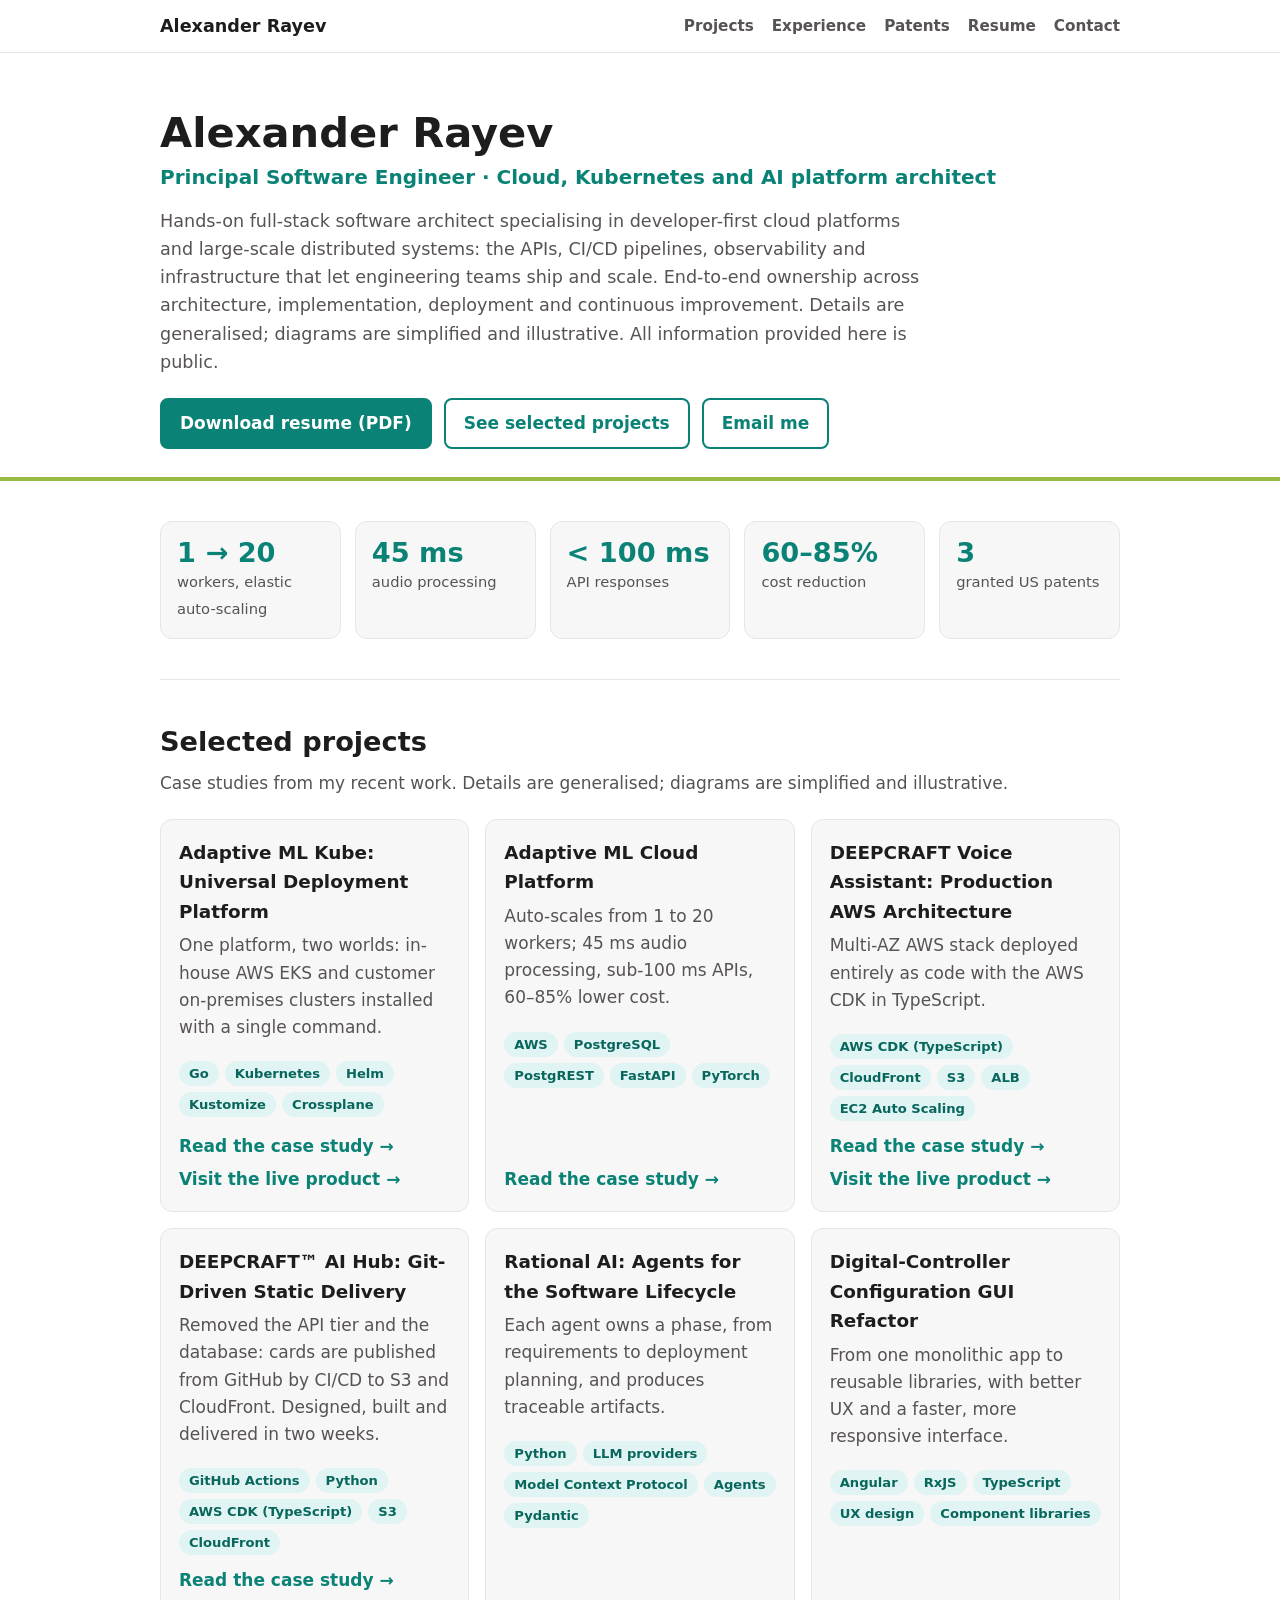
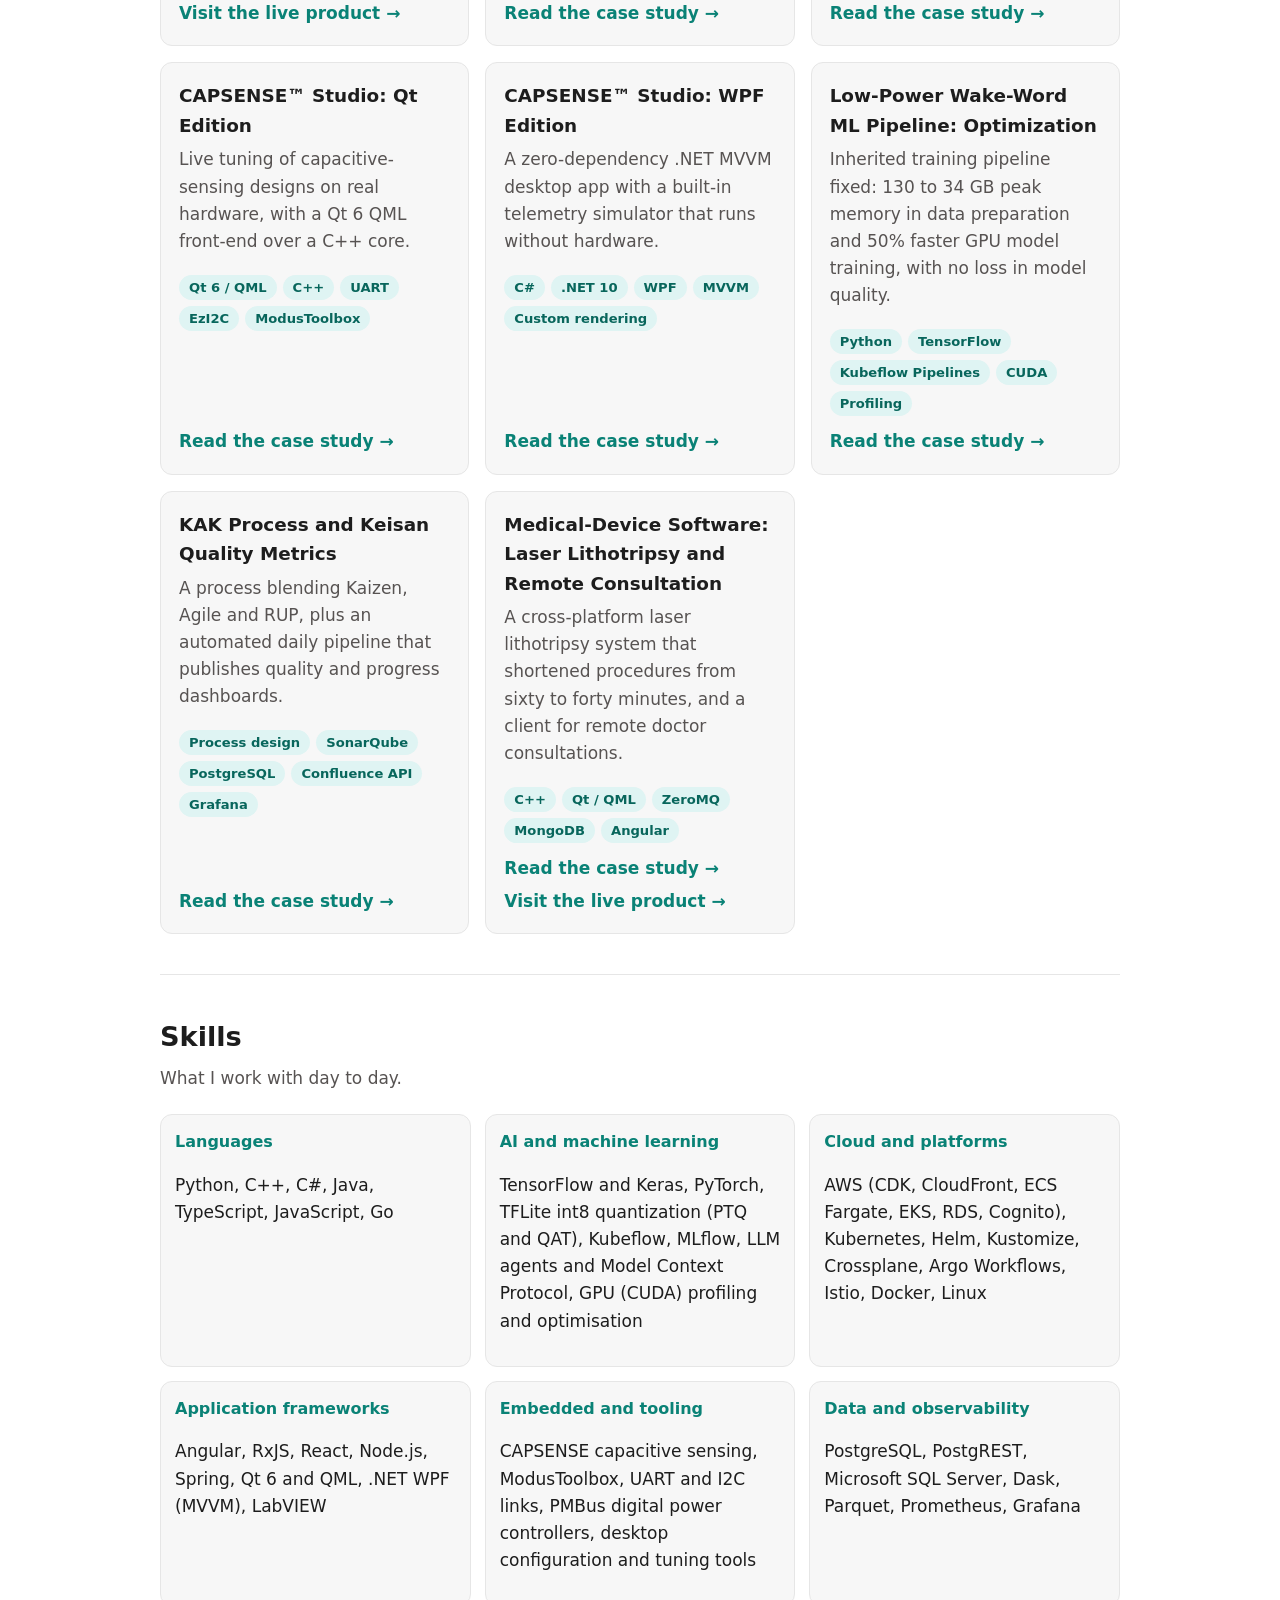
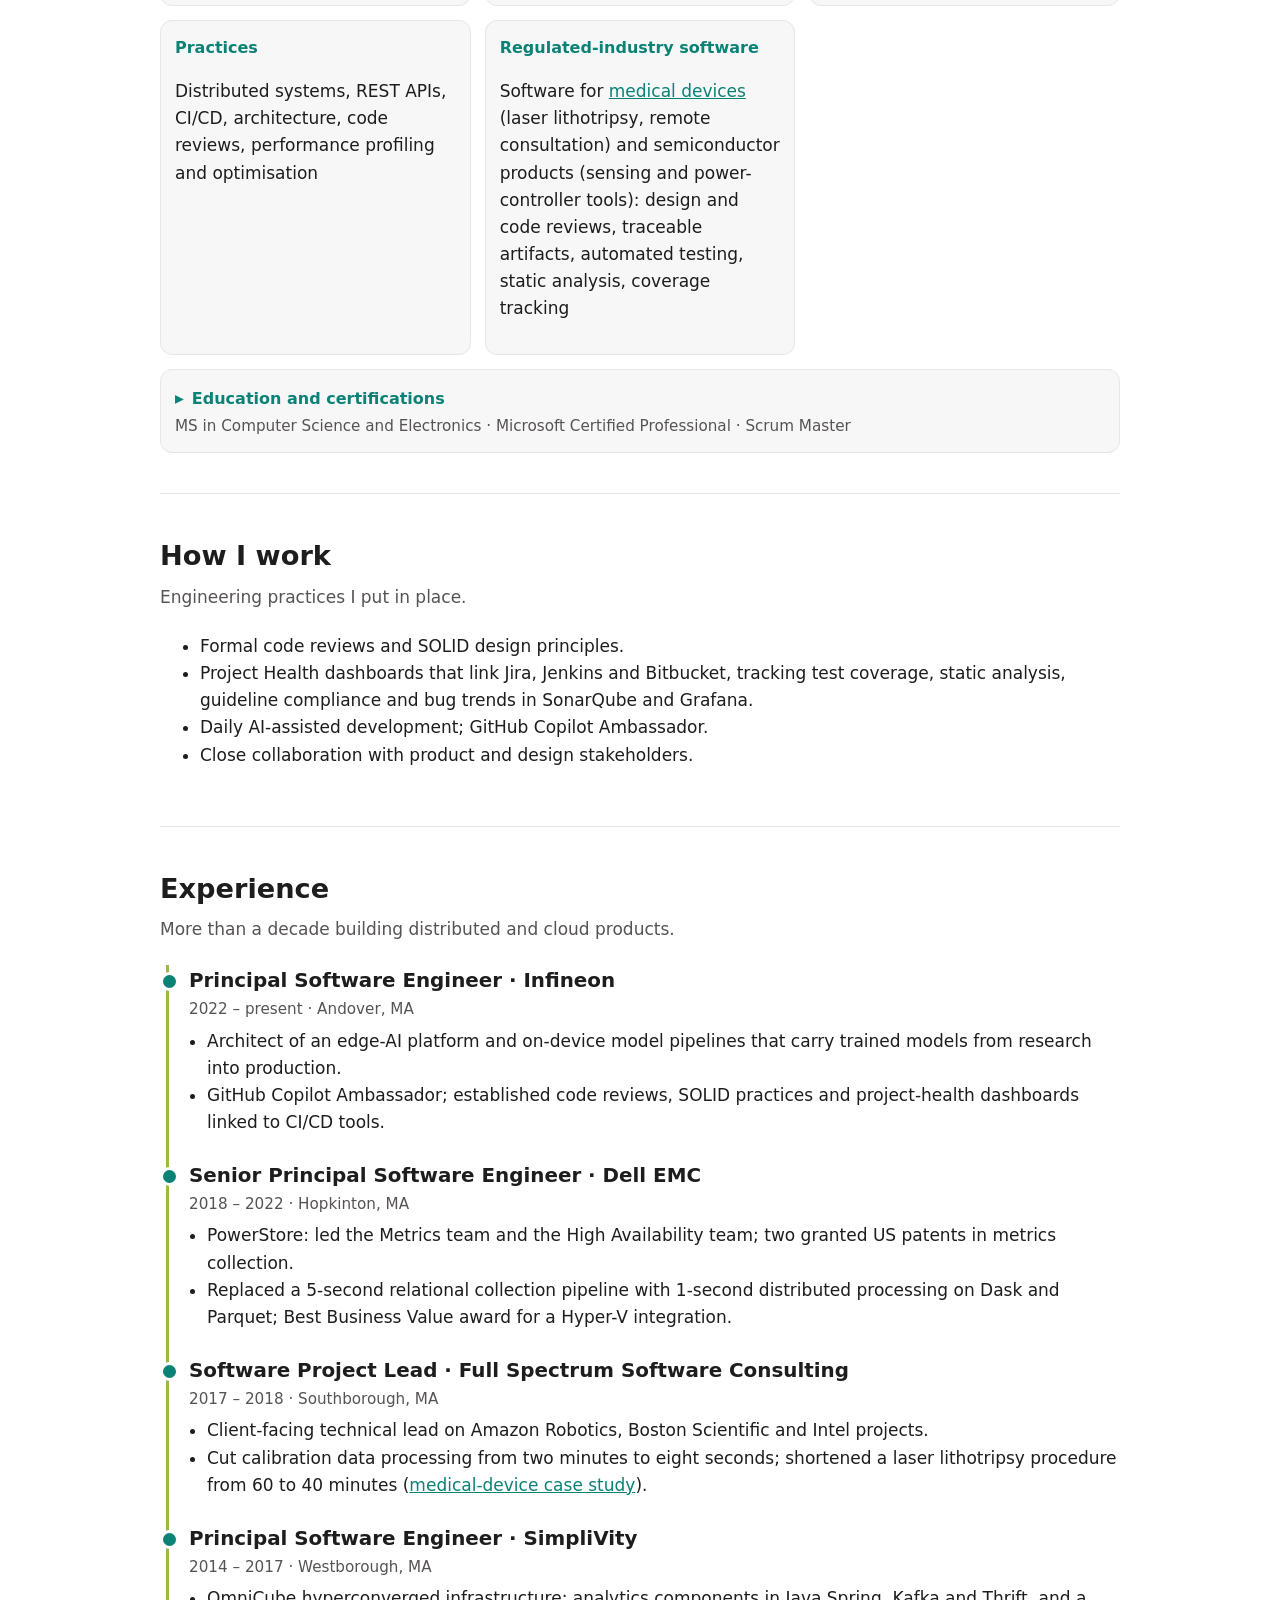
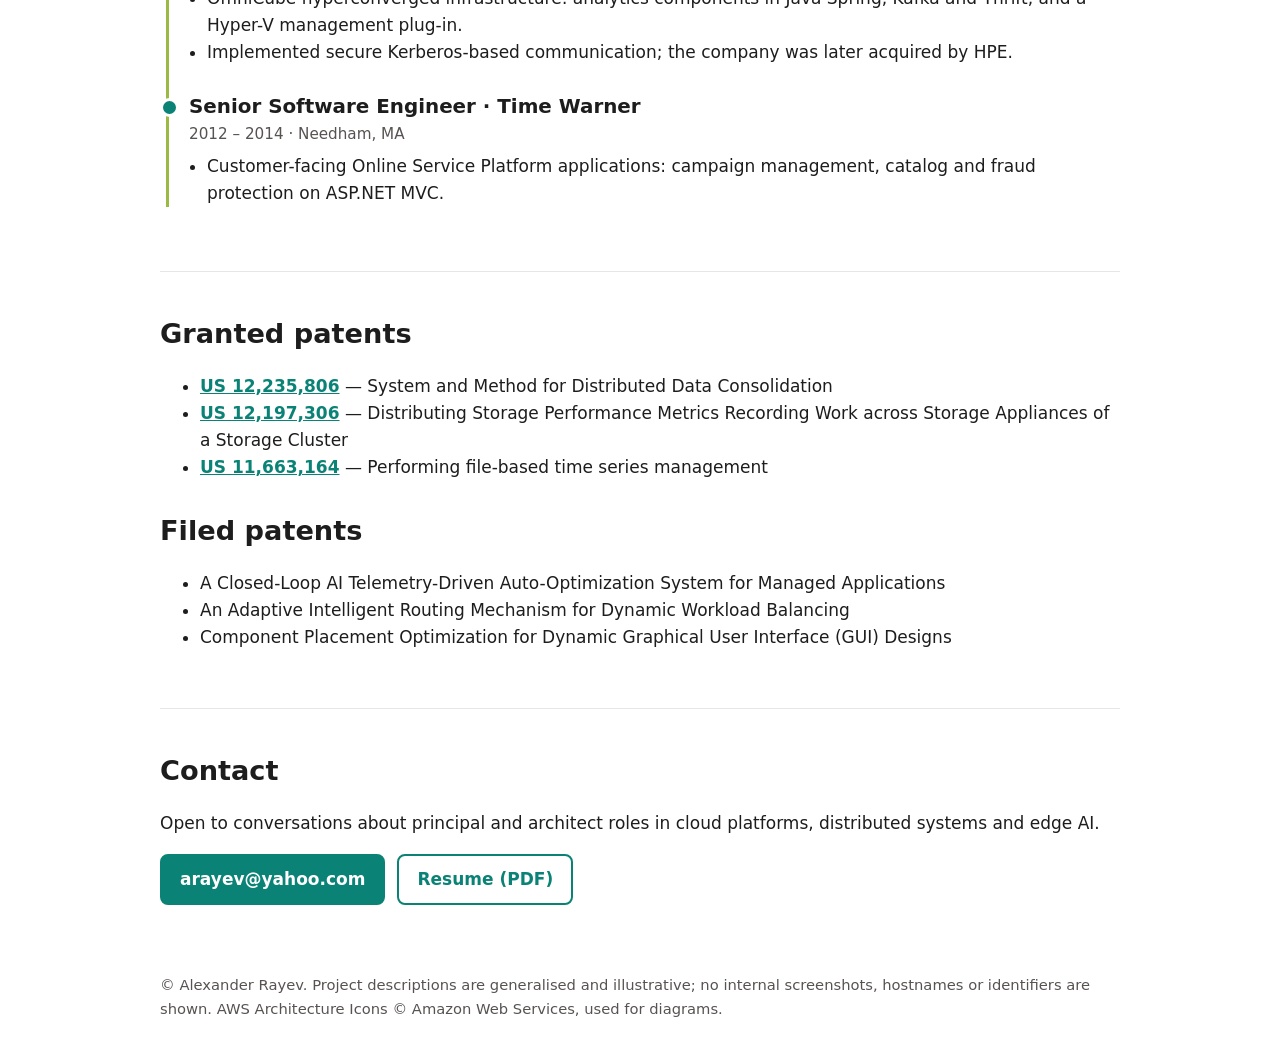
<file: index.html>
<!doctype html>
<html lang="en"><head><meta charset="utf-8"><meta name="viewport" content="width=device-width,initial-scale=1">
<title>Alexander Rayev | Portfolio</title><meta name="description" content="Portfolio of Alexander Rayev, principal software engineer: cloud, Kubernetes and AI platforms.">
<link rel="stylesheet" href="assets/style.css"></head>
<body><header class="site"><div class="wrap"><a class="brand" href="index.html">Alexander Rayev</a><nav aria-label="Main"><a href="index.html#projects">Projects</a><a href="index.html#experience">Experience</a><a href="index.html#patents">Patents</a><a href="docs/Alexander-Rayev-Resume.pdf">Resume</a><a href="index.html#contact">Contact</a></nav></div></header>

<div class="hero"><div class="wrap"><h1>Alexander Rayev</h1><p class="role">Principal Software Engineer &middot; Cloud, Kubernetes and AI platform architect</p>
<p class="lead">Hands-on full-stack software architect specialising in developer-first cloud platforms and large-scale distributed systems: the APIs, CI/CD pipelines, observability and infrastructure that let engineering teams ship and scale. End-to-end ownership across architecture, implementation, deployment and continuous improvement. Details are generalised; diagrams are simplified and illustrative. All information provided here is public.</p>
<div class="btns"><a class="btn primary" href="docs/Alexander-Rayev-Resume.pdf">Download resume (PDF)</a><a class="btn secondary" href="#projects">See selected projects</a><a class="btn secondary" href="mailto:arayev@yahoo.com">Email me</a></div></div></div>
<main class="wrap">
<section aria-label="Highlights"><div class="stats">
<div class="stat"><b>1 &rarr; 20</b><span>workers, elastic auto-scaling</span></div><div class="stat"><b>45 ms</b><span>audio processing</span></div>
<div class="stat"><b>&lt; 100 ms</b><span>API responses</span></div><div class="stat"><b>60–85%</b><span>cost reduction</span></div><div class="stat"><b>3</b><span>granted US patents</span></div></div></section>
<section id="projects"><h2>Selected projects</h2><p class="sub">Case studies from my recent work. Details are generalised; diagrams are simplified and illustrative.</p><div class="cards"><article class="card"><h3>Adaptive ML Kube: Universal Deployment Platform</h3><p>One platform, two worlds: in-house AWS EKS and customer on-premises clusters installed with a single command.</p><div class="chips"><span class="chip">Go</span><span class="chip">Kubernetes</span><span class="chip">Helm</span><span class="chip">Kustomize</span><span class="chip">Crossplane</span></div><a class="more" href="projects/adaptive-ml-kube.html">Read the case study &rarr;</a><a class="more" style="margin-top:6px" href="https://github.com/Infineon/amk/tree/main/0.1.2" target="_blank" rel="noopener">Visit the live product &rarr;</a></article><article class="card"><h3>Adaptive ML Cloud Platform</h3><p>Auto-scales from 1 to 20 workers; 45 ms audio processing, sub-100 ms APIs, 60–85% lower cost.</p><div class="chips"><span class="chip">AWS</span><span class="chip">PostgreSQL</span><span class="chip">PostgREST</span><span class="chip">FastAPI</span><span class="chip">PyTorch</span></div><a class="more" href="projects/adaptive-ml-cloud.html">Read the case study &rarr;</a></article><article class="card"><h3>DEEPCRAFT Voice Assistant: Production AWS Architecture</h3><p>Multi-AZ AWS stack deployed entirely as code with the AWS CDK in TypeScript.</p><div class="chips"><span class="chip">AWS CDK (TypeScript)</span><span class="chip">CloudFront</span><span class="chip">S3</span><span class="chip">ALB</span><span class="chip">EC2 Auto Scaling</span></div><a class="more" href="projects/deepcraft-voice-assistant.html">Read the case study &rarr;</a><a class="more" style="margin-top:6px" href="https://deepcraft-voice-assistant.infineon.com/welcome" target="_blank" rel="noopener">Visit the live product &rarr;</a></article><article class="card"><h3>DEEPCRAFT&trade; AI Hub: Git-Driven Static Delivery</h3><p>Removed the API tier and the database: cards are published from GitHub by CI/CD to S3 and CloudFront. Designed, built and delivered in two weeks.</p><div class="chips"><span class="chip">GitHub Actions</span><span class="chip">Python</span><span class="chip">AWS CDK (TypeScript)</span><span class="chip">S3</span><span class="chip">CloudFront</span></div><a class="more" href="projects/deepcraft-ai-hub.html">Read the case study &rarr;</a><a class="more" style="margin-top:6px" href="https://www.infineon.com/psocdeveloper/ai-hub" target="_blank" rel="noopener">Visit the live product &rarr;</a></article><article class="card"><h3>Rational AI: Agents for the Software Lifecycle</h3><p>Each agent owns a phase, from requirements to deployment planning, and produces traceable artifacts.</p><div class="chips"><span class="chip">Python</span><span class="chip">LLM providers</span><span class="chip">Model Context Protocol</span><span class="chip">Agents</span><span class="chip">Pydantic</span></div><a class="more" href="projects/rational-ai.html">Read the case study &rarr;</a></article><article class="card"><h3>Digital-Controller Configuration GUI Refactor</h3><p>From one monolithic app to reusable libraries, with better UX and a faster, more responsive interface.</p><div class="chips"><span class="chip">Angular</span><span class="chip">RxJS</span><span class="chip">TypeScript</span><span class="chip">UX design</span><span class="chip">Component libraries</span></div><a class="more" href="projects/controller-configuration-gui.html">Read the case study &rarr;</a></article><article class="card"><h3>CAPSENSE&trade; Studio: Qt Edition</h3><p>Live tuning of capacitive-sensing designs on real hardware, with a Qt 6 QML front-end over a C++ core.</p><div class="chips"><span class="chip">Qt 6 / QML</span><span class="chip">C++</span><span class="chip">UART</span><span class="chip">EzI2C</span><span class="chip">ModusToolbox</span></div><a class="more" href="projects/capsense-studio-qt.html">Read the case study &rarr;</a></article><article class="card"><h3>CAPSENSE&trade; Studio: WPF Edition</h3><p>A zero-dependency .NET MVVM desktop app with a built-in telemetry simulator that runs without hardware.</p><div class="chips"><span class="chip">C#</span><span class="chip">.NET 10</span><span class="chip">WPF</span><span class="chip">MVVM</span><span class="chip">Custom rendering</span></div><a class="more" href="projects/capsense-studio-wpf.html">Read the case study &rarr;</a></article><article class="card"><h3>Low-Power Wake-Word ML Pipeline: Optimization</h3><p>Inherited training pipeline fixed: 130 to 34 GB peak memory in data preparation and 50% faster GPU model training, with no loss in model quality.</p><div class="chips"><span class="chip">Python</span><span class="chip">TensorFlow</span><span class="chip">Kubeflow Pipelines</span><span class="chip">CUDA</span><span class="chip">Profiling</span></div><a class="more" href="projects/wake-word-ml-pipeline.html">Read the case study &rarr;</a></article><article class="card"><h3>KAK Process and Keisan Quality Metrics</h3><p>A process blending Kaizen, Agile and RUP, plus an automated daily pipeline that publishes quality and progress dashboards.</p><div class="chips"><span class="chip">Process design</span><span class="chip">SonarQube</span><span class="chip">PostgreSQL</span><span class="chip">Confluence API</span><span class="chip">Grafana</span></div><a class="more" href="projects/keisan-quality-process.html">Read the case study &rarr;</a></article><article class="card"><h3>Medical-Device Software: Laser Lithotripsy and Remote Consultation</h3><p>A cross-platform laser lithotripsy system that shortened procedures from sixty to forty minutes, and a client for remote doctor consultations.</p><div class="chips"><span class="chip">C++</span><span class="chip">Qt / QML</span><span class="chip">ZeroMQ</span><span class="chip">MongoDB</span><span class="chip">Angular</span></div><a class="more" href="projects/medical-device-software.html">Read the case study &rarr;</a><a class="more" style="margin-top:6px" href="https://www.bostonscientific.com/en-US/medical-specialties/urology/conditions/kidney-stone-management/stonesmart.html" target="_blank" rel="noopener">Visit the live product &rarr;</a></article></div></section>
<section id="skills"><h2>Skills</h2><p class="sub">What I work with day to day.</p><div class="skills"><div><h3>Languages</h3><p>Python, C++, C#, Java, TypeScript, JavaScript, Go</p></div><div><h3>AI and machine learning</h3><p>TensorFlow and Keras, PyTorch, TFLite int8 quantization (PTQ and QAT), Kubeflow, MLflow, LLM agents and Model Context Protocol, GPU (CUDA) profiling and optimisation</p></div><div><h3>Cloud and platforms</h3><p>AWS (CDK, CloudFront, ECS Fargate, EKS, RDS, Cognito), Kubernetes, Helm, Kustomize, Crossplane, Argo Workflows, Istio, Docker, Linux</p></div><div><h3>Application frameworks</h3><p>Angular, RxJS, React, Node.js, Spring, Qt 6 and QML, .NET WPF (MVVM), LabVIEW</p></div><div><h3>Embedded and tooling</h3><p>CAPSENSE capacitive sensing, ModusToolbox, UART and I2C links, PMBus digital power controllers, desktop configuration and tuning tools</p></div><div><h3>Data and observability</h3><p>PostgreSQL, PostgREST, Microsoft SQL Server, Dask, Parquet, Prometheus, Grafana</p></div><div><h3>Practices</h3><p>Distributed systems, REST APIs, CI/CD, architecture, code reviews, performance profiling and optimisation</p></div><div><h3>Regulated-industry software</h3><p>Software for <a href="projects/medical-device-software.html">medical devices</a> (laser lithotripsy, remote consultation) and semiconductor products (sensing and power-controller tools): design and code reviews, traceable artifacts, automated testing, static analysis, coverage tracking</p></div><div class="edu" id="education"><details><summary><h3>Education and certifications</h3><span>MS in Computer Science and Electronics &middot; Microsoft Certified Professional &middot; Scrum Master</span></summary><ul><li>MS in Computer Science and Electronics, College of Telecommunications</li><li>Microsoft Certified Professional (January 2018); Scrum Master</li>
<li>Pluralsight: Kubernetes and Docker Deep Dive, Foundations for Cloud Architecture, Scaling Python Data Applications with Dask, Apache Spark</li></ul>
<figure class="cert"><a href="assets/certs/microsoft-certified-professional.jpg"><img src="assets/certs/microsoft-certified-professional.jpg" width="1812" height="1411" loading="lazy" alt="Microsoft Certified Professional certificate for Alexander B. Rayev, date of achievement 31 January 2018; the certification number is withheld."></a><figcaption>Microsoft Certified Professional, achieved 31 January 2018 (certification number withheld). Select the image to enlarge.</figcaption></figure></details></div></div></section>
<section id="how"><h2>How I work</h2><p class="sub">Engineering practices I put in place.</p><ul>
<li>Formal code reviews and SOLID design principles.</li><li>Project Health dashboards that link Jira, Jenkins and Bitbucket, tracking test coverage, static analysis, guideline compliance and bug trends in SonarQube and Grafana.</li>
<li>Daily AI-assisted development; GitHub Copilot Ambassador.</li><li>Close collaboration with product and design stakeholders.</li></ul></section>
<section id="experience"><h2>Experience</h2><p class="sub">More than a decade building distributed and cloud products.</p><div class="tl"><div class="job"><h3>Principal Software Engineer &middot; Infineon</h3><p class="when">2022 – present &middot; Andover, MA</p><ul><li>Architect of an edge-AI platform and on-device model pipelines that carry trained models from research into production.</li><li>GitHub Copilot Ambassador; established code reviews, SOLID practices and project-health dashboards linked to CI/CD tools.</li></ul></div><div class="job"><h3>Senior Principal Software Engineer &middot; Dell EMC</h3><p class="when">2018 – 2022 &middot; Hopkinton, MA</p><ul><li>PowerStore: led the Metrics team and the High Availability team; two granted US patents in metrics collection.</li><li>Replaced a 5-second relational collection pipeline with 1-second distributed processing on Dask and Parquet; Best Business Value award for a Hyper-V integration.</li></ul></div><div class="job"><h3>Software Project Lead &middot; Full Spectrum Software Consulting</h3><p class="when">2017 – 2018 &middot; Southborough, MA</p><ul><li>Client-facing technical lead on Amazon Robotics, Boston Scientific and Intel projects.</li><li>Cut calibration data processing from two minutes to eight seconds; shortened a laser lithotripsy procedure from 60 to 40 minutes (<a href="projects/medical-device-software.html">medical-device case study</a>).</li></ul></div><div class="job"><h3>Principal Software Engineer &middot; SimpliVity</h3><p class="when">2014 – 2017 &middot; Westborough, MA</p><ul><li>OmniCube hyperconverged infrastructure: analytics components in Java Spring, Kafka and Thrift, and a Hyper-V management plug-in.</li><li>Implemented secure Kerberos-based communication; the company was later acquired by HPE.</li></ul></div><div class="job"><h3>Senior Software Engineer &middot; Time Warner</h3><p class="when">2012 – 2014 &middot; Needham, MA</p><ul><li>Customer-facing Online Service Platform applications: campaign management, catalog and fraud protection on ASP.NET MVC.</li></ul></div></div></section>
<section id="patents"><h2>Granted patents</h2><ul><li><b><a href="https://patents.google.com/patent/US12235806B2/en" target="_blank" rel="noopener">US 12,235,806</a></b> &mdash; System and Method for Distributed Data Consolidation</li><li><b><a href="https://patents.google.com/patent/US12197306B2/en" target="_blank" rel="noopener">US 12,197,306</a></b> &mdash; Distributing Storage Performance Metrics Recording Work across Storage Appliances of a Storage Cluster</li><li><b><a href="https://patents.google.com/patent/US11663164B2/en" target="_blank" rel="noopener">US 11,663,164</a></b> &mdash; Performing file-based time series management</li></ul>
<h2 style="margin-top:28px">Filed patents</h2><ul><li>A Closed-Loop AI Telemetry-Driven Auto-Optimization System for Managed Applications</li><li>An Adaptive Intelligent Routing Mechanism for Dynamic Workload Balancing</li><li>Component Placement Optimization for Dynamic Graphical User Interface (GUI) Designs</li></ul></section>
<section id="contact" style="border-bottom:none"><h2>Contact</h2><p>Open to conversations about principal and architect roles in cloud platforms, distributed systems and edge AI.</p>
<div class="btns"><a class="btn primary" href="mailto:arayev@yahoo.com">arayev@yahoo.com</a><a class="btn secondary" href="docs/Alexander-Rayev-Resume.pdf">Resume (PDF)</a></div></section></main>
<footer><div class="wrap">&copy; Alexander Rayev. Project descriptions are generalised and illustrative; no internal screenshots, hostnames or identifiers are shown.
 AWS Architecture Icons &copy; Amazon Web Services, used for diagrams.</div></footer><script>if(location.hash==='#education'){var d=document.querySelector('#education details');if(d){d.open=true}}</script></body></html>
</file>
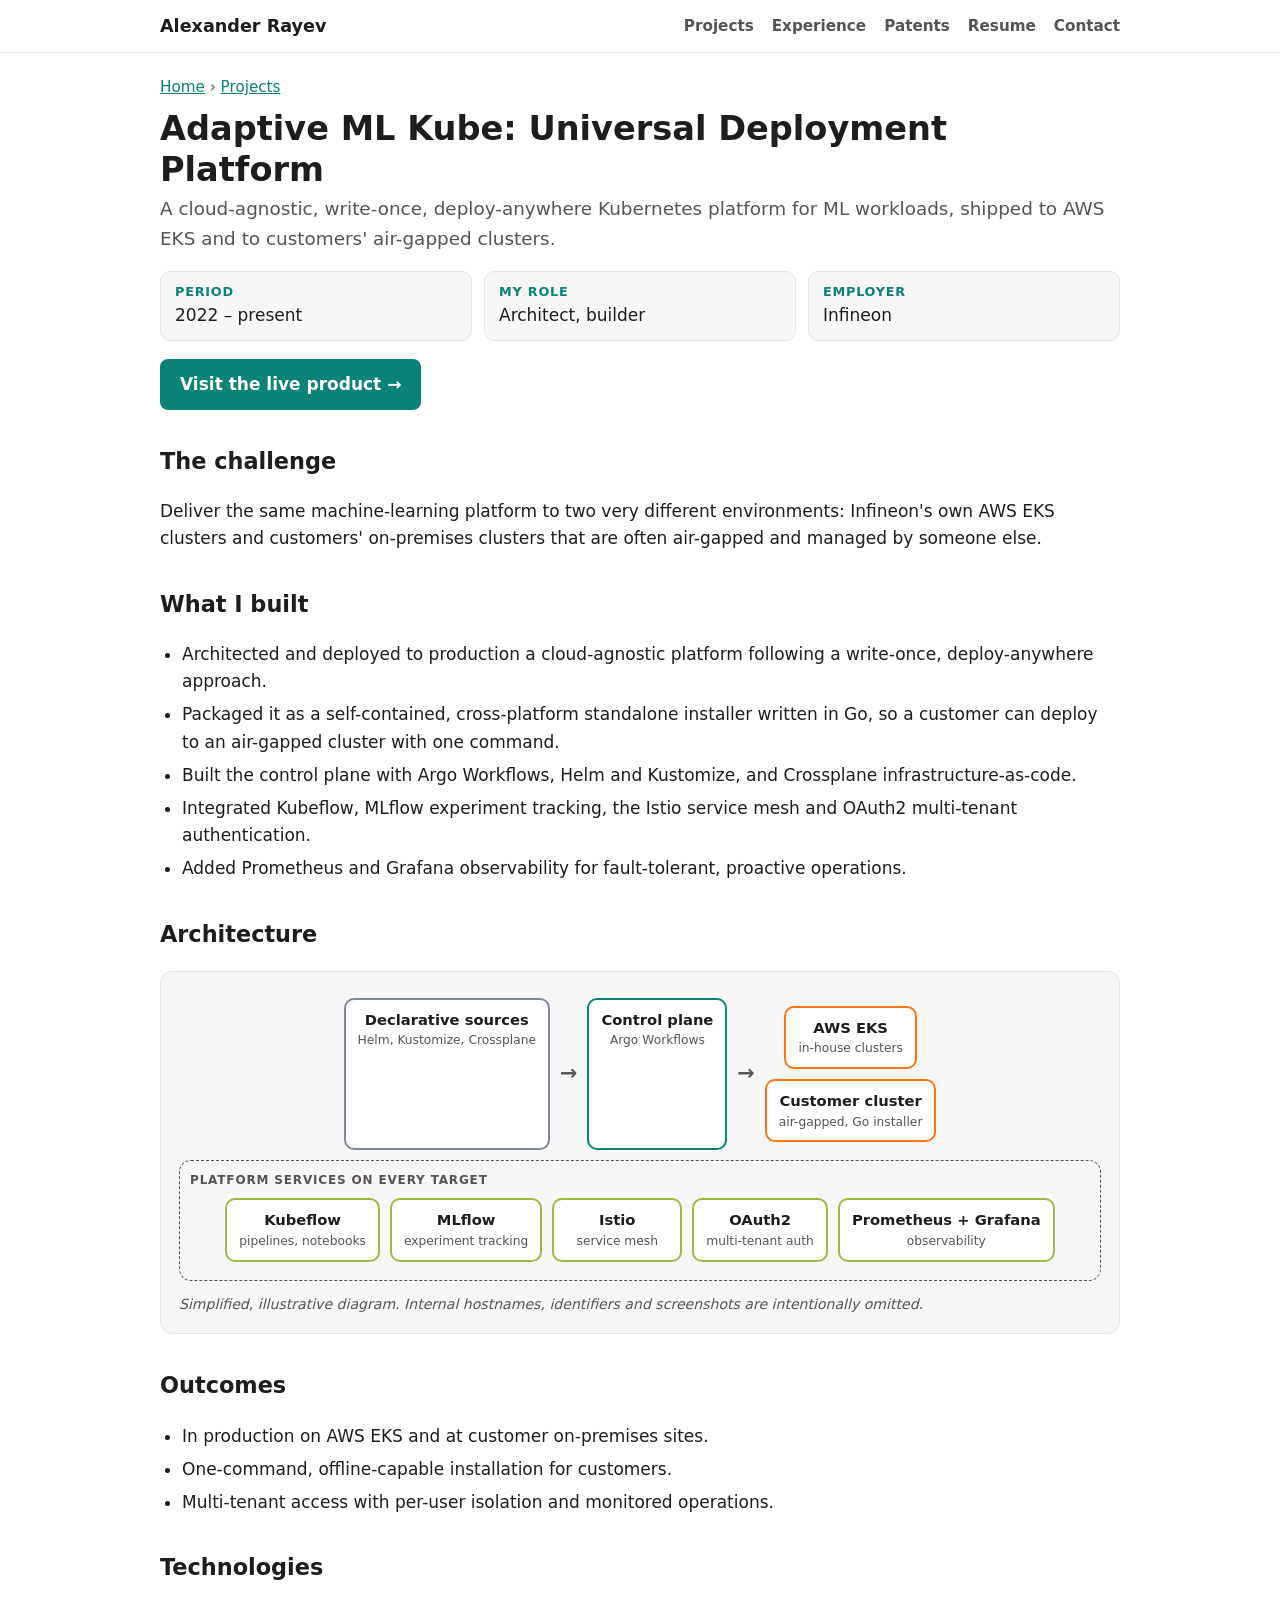
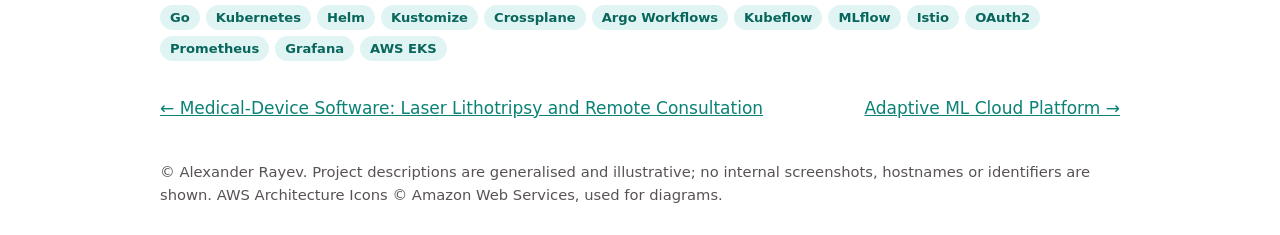
<file: projects/adaptive-ml-kube.html>
<!doctype html>
<html lang="en"><head><meta charset="utf-8"><meta name="viewport" content="width=device-width,initial-scale=1">
<title>Adaptive ML Kube: Universal Deployment Platform | Alexander Rayev</title><meta name="description" content="A cloud-agnostic, write-once, deploy-anywhere Kubernetes platform for ML workloads, shipped to AWS EKS and to customers&#x27; air-gapped clusters.">
<link rel="stylesheet" href="../assets/style.css"></head>
<body><header class="site"><div class="wrap"><a class="brand" href="../index.html">Alexander Rayev</a><nav aria-label="Main"><a href="../index.html#projects">Projects</a><a href="../index.html#experience">Experience</a><a href="../index.html#patents">Patents</a><a href="../docs/Alexander-Rayev-Resume.pdf">Resume</a><a href="../index.html#contact">Contact</a></nav></div></header>
<div class="wrap page"><div class="crumbs"><a href="../index.html">Home</a> &rsaquo; <a href="../index.html#projects">Projects</a></div>
<h1>Adaptive ML Kube: Universal Deployment Platform</h1><p class="tag">A cloud-agnostic, write-once, deploy-anywhere Kubernetes platform for ML workloads, shipped to AWS EKS and to customers&#x27; air-gapped clusters.</p>
<div class="meta"><div><b>Period</b>2022 – present</div><div><b>My role</b>Architect, builder</div><div><b>Employer</b>Infineon</div></div>
<p><a class="btn primary" href="https://github.com/Infineon/amk/tree/main/0.1.2" target="_blank" rel="noopener">Visit the live product &rarr;</a></p>
<h2>The challenge</h2><p>Deliver the same machine-learning platform to two very different environments: Infineon&#x27;s own AWS EKS clusters and customers&#x27; on-premises clusters that are often air-gapped and managed by someone else.</p>
<h2>What I built</h2><ul><li>Architected and deployed to production a cloud-agnostic platform following a write-once, deploy-anywhere approach.</li><li>Packaged it as a self-contained, cross-platform standalone installer written in Go, so a customer can deploy to an air-gapped cluster with one command.</li><li>Built the control plane with Argo Workflows, Helm and Kustomize, and Crossplane infrastructure-as-code.</li><li>Integrated Kubeflow, MLflow experiment tracking, the Istio service mesh and OAuth2 multi-tenant authentication.</li><li>Added Prometheus and Grafana observability for fault-tolerant, proactive operations.</li></ul>
<h2>Architecture</h2><figure class="diagram" aria-label="Simplified architecture diagram"><div class="flow"><div class="box g"><b>Declarative sources</b><small>Helm, Kustomize, Crossplane</small></div><div class="arr" aria-hidden="true">&rarr;</div><div class="box a"><b>Control plane</b><small>Argo Workflows</small></div><div class="arr" aria-hidden="true">&rarr;</div><div class="flow col"><div class="box c"><b>AWS EKS</b><small>in-house clusters</small></div><div class="box c"><b>Customer cluster</b><small>air-gapped, Go installer</small></div></div></div><div class="lane"><div class="lbl">Platform services on every target</div><div class="flow"><div class="box d"><b>Kubeflow</b><small>pipelines, notebooks</small></div><div class="box d"><b>MLflow</b><small>experiment tracking</small></div><div class="box d"><b>Istio</b><small>service mesh</small></div><div class="box d"><b>OAuth2</b><small>multi-tenant auth</small></div><div class="box d"><b>Prometheus + Grafana</b><small>observability</small></div></div></div><figcaption>Simplified, illustrative diagram. Internal hostnames, identifiers and screenshots are intentionally omitted.</figcaption></figure>
<h2>Outcomes</h2><ul><li>In production on AWS EKS and at customer on-premises sites.</li><li>One-command, offline-capable installation for customers.</li><li>Multi-tenant access with per-user isolation and monitored operations.</li></ul>
<h2>Technologies</h2><div class="chips"><span class="chip">Go</span><span class="chip">Kubernetes</span><span class="chip">Helm</span><span class="chip">Kustomize</span><span class="chip">Crossplane</span><span class="chip">Argo Workflows</span><span class="chip">Kubeflow</span><span class="chip">MLflow</span><span class="chip">Istio</span><span class="chip">OAuth2</span><span class="chip">Prometheus</span><span class="chip">Grafana</span><span class="chip">AWS EKS</span></div>
<div class="pn"><a href="medical-device-software.html">&larr; Medical-Device Software: Laser Lithotripsy and Remote Consultation</a><a href="adaptive-ml-cloud.html">Adaptive ML Cloud Platform &rarr;</a></div></div>
<footer><div class="wrap">&copy; Alexander Rayev. Project descriptions are generalised and illustrative; no internal screenshots, hostnames or identifiers are shown.
 AWS Architecture Icons &copy; Amazon Web Services, used for diagrams.</div></footer></body></html>
</file>
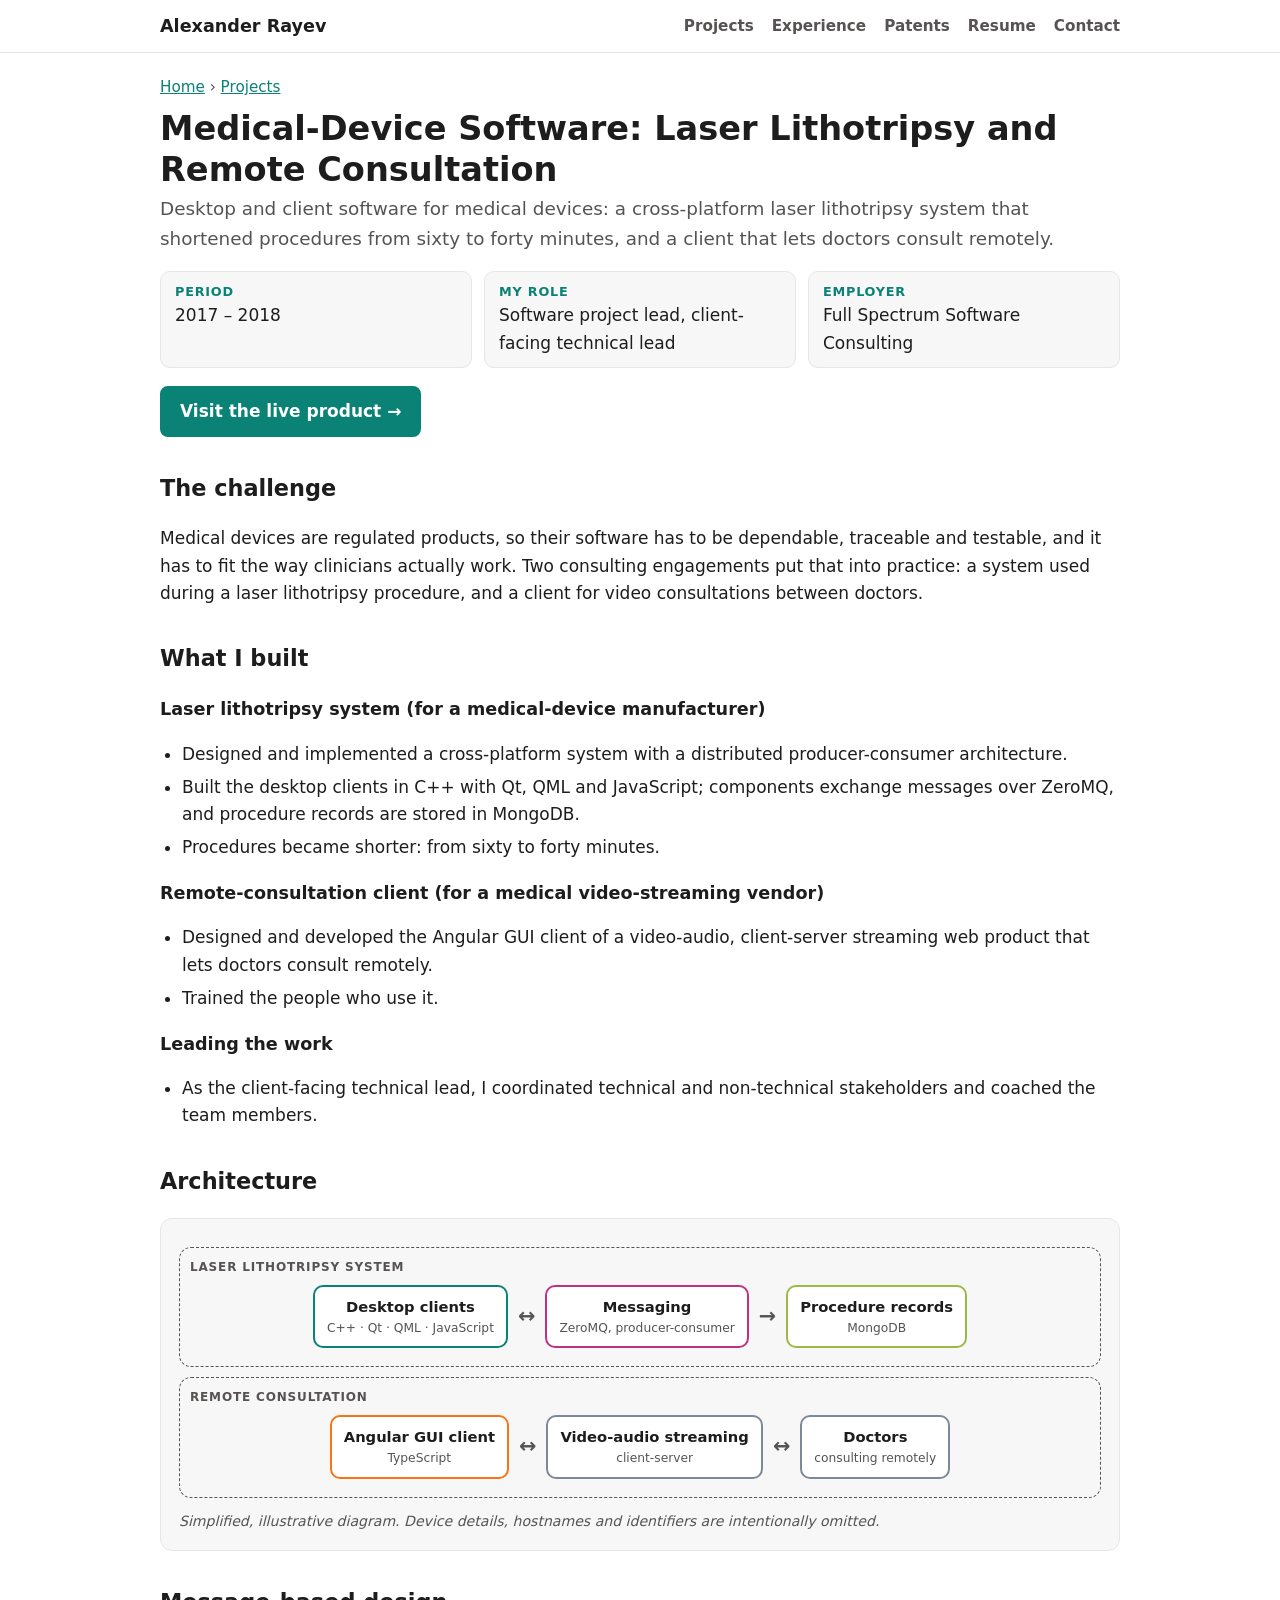
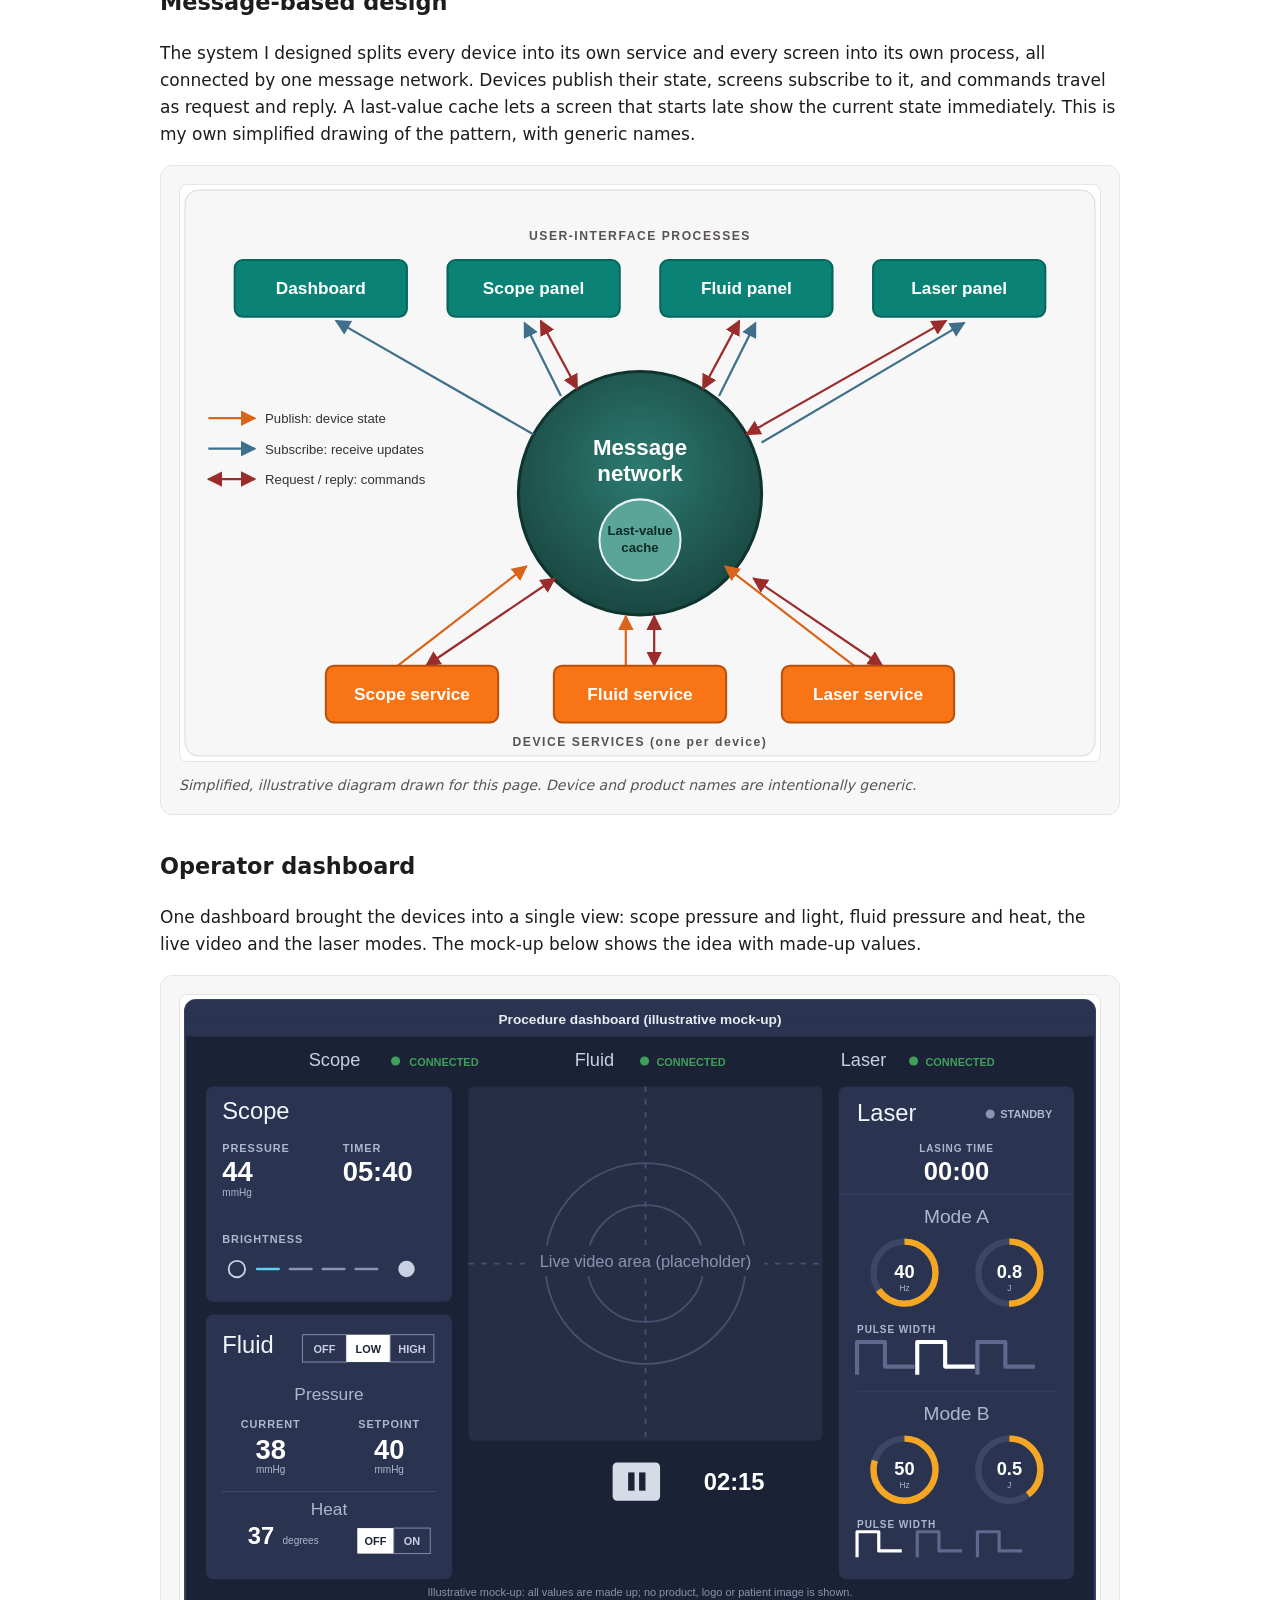
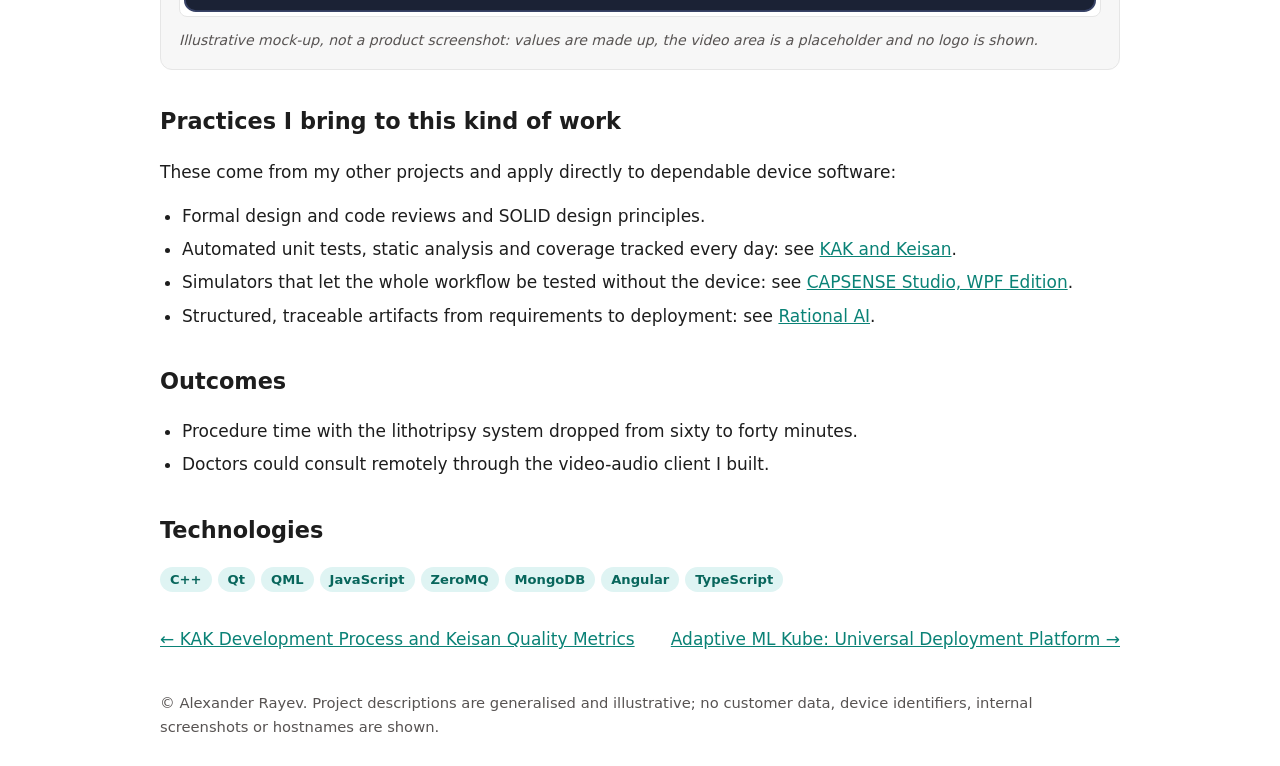
<file: projects/medical-device-software.html>
<!doctype html>
<html lang="en"><head><meta charset="utf-8"><meta name="viewport" content="width=device-width,initial-scale=1">
<title>Medical-Device Software: Laser Lithotripsy and Remote Consultation | Alexander Rayev</title><meta name="description" content="Software for medical devices: a cross-platform laser lithotripsy system that shortened procedures from sixty to forty minutes, and a client for remote doctor consultations.">
<link rel="stylesheet" href="../assets/style.css"></head>
<body><header class="site"><div class="wrap"><a class="brand" href="../index.html">Alexander Rayev</a><nav aria-label="Main"><a href="../index.html#projects">Projects</a><a href="../index.html#experience">Experience</a><a href="../index.html#patents">Patents</a><a href="../docs/Alexander-Rayev-Resume.pdf">Resume</a><a href="../index.html#contact">Contact</a></nav></div></header>
<div class="wrap page"><div class="crumbs"><a href="../index.html">Home</a> &rsaquo; <a href="../index.html#projects">Projects</a></div>
<h1>Medical-Device Software: Laser Lithotripsy and Remote Consultation</h1><p class="tag">Desktop and client software for medical devices: a cross-platform laser lithotripsy system that shortened procedures from sixty to forty minutes, and a client that lets doctors consult remotely.</p>
<div class="meta"><div><b>Period</b>2017 – 2018</div><div><b>My role</b>Software project lead, client-facing technical lead</div><div><b>Employer</b>Full Spectrum Software Consulting</div></div>
<p><a class="btn primary" href="https://www.bostonscientific.com/en-US/medical-specialties/urology/conditions/kidney-stone-management/stonesmart.html" target="_blank" rel="noopener">Visit the live product &rarr;</a></p>
<h2>The challenge</h2><p>Medical devices are regulated products, so their software has to be dependable, traceable and testable, and it has to fit the way clinicians actually work. Two consulting engagements put that into practice: a system used during a laser lithotripsy procedure, and a client for video consultations between doctors.</p>
<h2>What I built</h2>
<h3 class="sub3">Laser lithotripsy system (for a medical-device manufacturer)</h3>
<ul><li>Designed and implemented a cross-platform system with a distributed producer-consumer architecture.</li><li>Built the desktop clients in C++ with Qt, QML and JavaScript; components exchange messages over ZeroMQ, and procedure records are stored in MongoDB.</li><li>Procedures became shorter: from sixty to forty minutes.</li></ul>
<h3 class="sub3">Remote-consultation client (for a medical video-streaming vendor)</h3>
<ul><li>Designed and developed the Angular GUI client of a video-audio, client-server streaming web product that lets doctors consult remotely.</li><li>Trained the people who use it.</li></ul>
<h3 class="sub3">Leading the work</h3>
<ul><li>As the client-facing technical lead, I coordinated technical and non-technical stakeholders and coached the team members.</li></ul>
<h2>Architecture</h2><figure class="diagram" aria-label="Simplified architecture diagram"><div class="lane"><div class="lbl">Laser lithotripsy system</div><div class="flow"><div class="box a"><b>Desktop clients</b><small>C++ &middot; Qt &middot; QML &middot; JavaScript</small></div><div class="arr" aria-hidden="true">&harr;</div><div class="box b"><b>Messaging</b><small>ZeroMQ, producer-consumer</small></div><div class="arr" aria-hidden="true">&rarr;</div><div class="box d"><b>Procedure records</b><small>MongoDB</small></div></div></div><div class="lane"><div class="lbl">Remote consultation</div><div class="flow"><div class="box c"><b>Angular GUI client</b><small>TypeScript</small></div><div class="arr" aria-hidden="true">&harr;</div><div class="box g"><b>Video-audio streaming</b><small>client-server</small></div><div class="arr" aria-hidden="true">&harr;</div><div class="box g"><b>Doctors</b><small>consulting remotely</small></div></div></div><figcaption>Simplified, illustrative diagram. Device details, hostnames and identifiers are intentionally omitted.</figcaption></figure>
<h2>Message-based design</h2><p>The system I designed splits every device into its own service and every screen into its own process, all connected by one message network. Devices publish their state, screens subscribe to it, and commands travel as request and reply. A last-value cache lets a screen that starts late show the current state immediately. This is my own simplified drawing of the pattern, with generic names.</p>
<figure class="diagram" aria-label="Message-based architecture"><div class="shot"><a href="../assets/medical/message-architecture.svg" aria-label="Open the diagram full size"><img src="../assets/medical/message-architecture.svg" width="900" height="560" loading="lazy" alt="Diagram: a dashboard and three device panels connect through a message network with a last-value cache to three device services; devices publish state, screens subscribe, commands use request and reply."></a></div><figcaption>Simplified, illustrative diagram drawn for this page. Device and product names are intentionally generic.</figcaption></figure>
<h2>Operator dashboard</h2><p>One dashboard brought the devices into a single view: scope pressure and light, fluid pressure and heat, the live video and the laser modes. The mock-up below shows the idea with made-up values.</p>
<figure class="diagram" aria-label="Illustrative dashboard mock-up"><div class="shot"><a href="../assets/medical/dashboard-mockup.svg" aria-label="Open the diagram full size"><img src="../assets/medical/dashboard-mockup.svg" width="1000" height="672" loading="lazy" alt="Illustrative mock-up of a procedure dashboard with scope, fluid and laser panels around a video placeholder; all values are made up."></a></div><figcaption>Illustrative mock-up, not a product screenshot: values are made up, the video area is a placeholder and no logo is shown.</figcaption></figure>
<h2>Practices I bring to this kind of work</h2><p>These come from my other projects and apply directly to dependable device software:</p>
<ul><li>Formal design and code reviews and SOLID design principles.</li><li>Automated unit tests, static analysis and coverage tracked every day: see <a href="keisan-quality-process.html">KAK and Keisan</a>.</li><li>Simulators that let the whole workflow be tested without the device: see <a href="capsense-studio-wpf.html">CAPSENSE Studio, WPF Edition</a>.</li><li>Structured, traceable artifacts from requirements to deployment: see <a href="rational-ai.html">Rational AI</a>.</li></ul>
<h2>Outcomes</h2><ul><li>Procedure time with the lithotripsy system dropped from sixty to forty minutes.</li><li>Doctors could consult remotely through the video-audio client I built.</li></ul>
<h2>Technologies</h2><div class="chips"><span class="chip">C++</span><span class="chip">Qt</span><span class="chip">QML</span><span class="chip">JavaScript</span><span class="chip">ZeroMQ</span><span class="chip">MongoDB</span><span class="chip">Angular</span><span class="chip">TypeScript</span></div>
<div class="pn"><a href="keisan-quality-process.html">&larr; KAK Development Process and Keisan Quality Metrics</a><a href="adaptive-ml-kube.html">Adaptive ML Kube: Universal Deployment Platform &rarr;</a></div></div>
<footer><div class="wrap">&copy; Alexander Rayev. Project descriptions are generalised and illustrative; no customer data, device identifiers, internal screenshots or hostnames are shown.</div></footer></body></html>
</file>
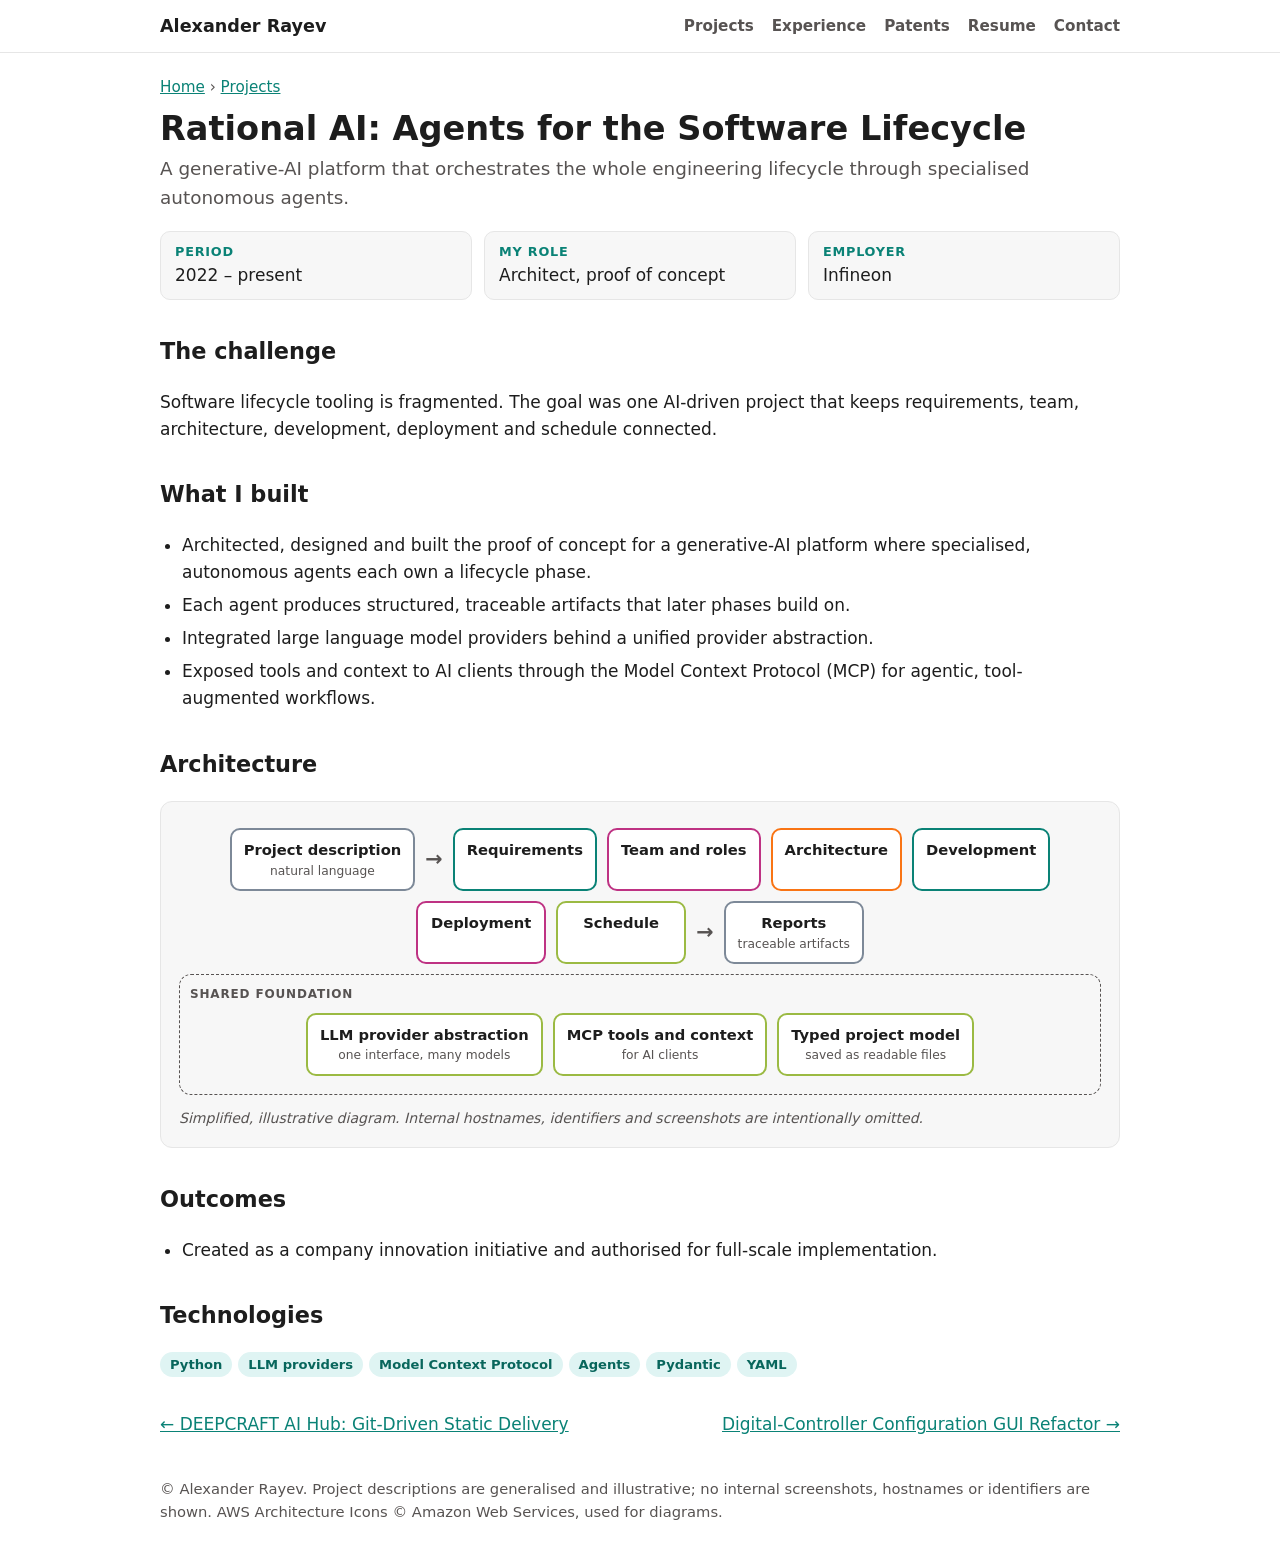
<file: projects/rational-ai.html>
<!doctype html>
<html lang="en"><head><meta charset="utf-8"><meta name="viewport" content="width=device-width,initial-scale=1">
<title>Rational AI: Agents for the Software Lifecycle | Alexander Rayev</title><meta name="description" content="A generative-AI platform that orchestrates the whole engineering lifecycle through specialised autonomous agents.">
<link rel="stylesheet" href="../assets/style.css"></head>
<body><header class="site"><div class="wrap"><a class="brand" href="../index.html">Alexander Rayev</a><nav aria-label="Main"><a href="../index.html#projects">Projects</a><a href="../index.html#experience">Experience</a><a href="../index.html#patents">Patents</a><a href="../docs/Alexander-Rayev-Resume.pdf">Resume</a><a href="../index.html#contact">Contact</a></nav></div></header>
<div class="wrap page"><div class="crumbs"><a href="../index.html">Home</a> &rsaquo; <a href="../index.html#projects">Projects</a></div>
<h1>Rational AI: Agents for the Software Lifecycle</h1><p class="tag">A generative-AI platform that orchestrates the whole engineering lifecycle through specialised autonomous agents.</p>
<div class="meta"><div><b>Period</b>2022 – present</div><div><b>My role</b>Architect, proof of concept</div><div><b>Employer</b>Infineon</div></div>
<h2>The challenge</h2><p>Software lifecycle tooling is fragmented. The goal was one AI-driven project that keeps requirements, team, architecture, development, deployment and schedule connected.</p>
<h2>What I built</h2><ul><li>Architected, designed and built the proof of concept for a generative-AI platform where specialised, autonomous agents each own a lifecycle phase.</li><li>Each agent produces structured, traceable artifacts that later phases build on.</li><li>Integrated large language model providers behind a unified provider abstraction.</li><li>Exposed tools and context to AI clients through the Model Context Protocol (MCP) for agentic, tool-augmented workflows.</li></ul>
<h2>Architecture</h2><figure class="diagram" aria-label="Simplified architecture diagram"><div class="flow"><div class="box g"><b>Project description</b><small>natural language</small></div><div class="arr" aria-hidden="true">&rarr;</div><div class="box a"><b>Requirements</b></div><div class="box b"><b>Team and roles</b></div><div class="box c"><b>Architecture</b></div><div class="box a"><b>Development</b></div><div class="box b"><b>Deployment</b></div><div class="box d"><b>Schedule</b></div><div class="arr" aria-hidden="true">&rarr;</div><div class="box g"><b>Reports</b><small>traceable artifacts</small></div></div><div class="lane"><div class="lbl">Shared foundation</div><div class="flow"><div class="box d"><b>LLM provider abstraction</b><small>one interface, many models</small></div><div class="box d"><b>MCP tools and context</b><small>for AI clients</small></div><div class="box d"><b>Typed project model</b><small>saved as readable files</small></div></div></div><figcaption>Simplified, illustrative diagram. Internal hostnames, identifiers and screenshots are intentionally omitted.</figcaption></figure>
<h2>Outcomes</h2><ul><li>Created as a company innovation initiative and authorised for full-scale implementation.</li></ul>
<h2>Technologies</h2><div class="chips"><span class="chip">Python</span><span class="chip">LLM providers</span><span class="chip">Model Context Protocol</span><span class="chip">Agents</span><span class="chip">Pydantic</span><span class="chip">YAML</span></div>
<div class="pn"><a href="deepcraft-ai-hub.html">&larr; DEEPCRAFT AI Hub: Git-Driven Static Delivery</a><a href="controller-configuration-gui.html">Digital-Controller Configuration GUI Refactor &rarr;</a></div></div>
<footer><div class="wrap">&copy; Alexander Rayev. Project descriptions are generalised and illustrative; no internal screenshots, hostnames or identifiers are shown.
 AWS Architecture Icons &copy; Amazon Web Services, used for diagrams.</div></footer></body></html>
</file>
<file: assets/style.css>
:root{--bg:#fff;--fg:#1d1d1d;--muted:#575352;--accent:#0a8276;--accent2:#9bba43;--card:#f7f7f7;--line:#e6e6e6;--chip:#dff4f3;--chipfg:#08665c}
@media (prefers-color-scheme:dark){:root{--bg:#10171a;--fg:#e8eceb;--muted:#a7b2b0;--accent:#35c2b3;--accent2:#b7d36a;--card:#172226;--line:#24343a;--chip:#18363a;--chipfg:#8fe0d5}}
*{box-sizing:border-box}html{scroll-behavior:smooth}
body{margin:0;font-family:"Source Sans 3","Segoe UI",system-ui,-apple-system,Roboto,Arial,sans-serif;background:var(--bg);color:var(--fg);line-height:1.6;font-size:17px}
a{color:var(--accent)}a:hover{text-decoration:none}
.wrap{max-width:1000px;margin:0 auto;padding:0 20px}
header.site{position:sticky;top:0;background:var(--bg);border-bottom:1px solid var(--line);z-index:10}
header.site .wrap{display:flex;align-items:center;justify-content:space-between;gap:16px;flex-wrap:wrap;padding-top:12px;padding-bottom:12px}
header.site .brand{font-weight:700;color:var(--fg);text-decoration:none;font-size:1.1rem}
nav a{margin-left:18px;text-decoration:none;color:var(--muted);font-weight:600;font-size:.95rem}nav a:hover{color:var(--accent)}
.hero{padding:56px 0 28px;border-bottom:4px solid var(--accent2)}
.hero h1{font-size:2.6rem;margin:0 0 4px;line-height:1.15}
.hero .role{font-size:1.25rem;color:var(--accent);font-weight:700;margin:0 0 14px}
.hero p.lead{max-width:760px;color:var(--muted);font-size:1.1rem;margin:0 0 22px}
.btns{display:flex;gap:12px;flex-wrap:wrap}
.btn{display:inline-block;padding:10px 18px;border-radius:8px;border:2px solid var(--accent);text-decoration:none;font-weight:700}
.btn.primary{background:var(--accent);color:#fff}.btn.secondary{color:var(--accent)}
section{padding:40px 0;border-bottom:1px solid var(--line)}
section h2{font-size:1.7rem;margin:0 0 6px}section .sub{color:var(--muted);margin:0 0 22px}
.stats{display:grid;grid-template-columns:repeat(auto-fit,minmax(170px,1fr));gap:14px}
.stat{background:var(--card);border:1px solid var(--line);border-radius:12px;padding:16px}
.stat b{display:block;font-size:1.7rem;color:var(--accent);line-height:1.1}.stat span{color:var(--muted);font-size:.92rem}
.cards{display:grid;grid-template-columns:repeat(auto-fit,minmax(290px,1fr));gap:16px}
.card{background:var(--card);border:1px solid var(--line);border-radius:12px;padding:18px;display:flex;flex-direction:column}
.card h3{margin:0 0 6px;font-size:1.15rem}.card p{margin:0 0 12px;color:var(--muted)}
.card a.more{margin-top:auto;font-weight:700;text-decoration:none}
.chips{display:flex;flex-wrap:wrap;gap:6px;margin:8px 0 12px}
.chip{background:var(--chip);color:var(--chipfg);border-radius:999px;padding:2px 10px;font-size:.82rem;font-weight:600}
.skills{display:grid;grid-template-columns:repeat(auto-fit,minmax(240px,1fr));gap:14px}
.skills div{background:var(--card);border:1px solid var(--line);border-radius:12px;padding:14px}.skills h3{margin:0 0 6px;font-size:1rem;color:var(--accent)}
.tl{border-left:3px solid var(--accent2);padding-left:20px;margin-left:6px}
.tl .job{margin-bottom:24px;position:relative}.tl .job:before{content:"";position:absolute;left:-29px;top:7px;width:13px;height:13px;border-radius:50%;background:var(--accent);border:3px solid var(--bg)}
.tl h3{margin:0}.tl .when{color:var(--muted);font-size:.95rem;margin:0 0 6px}.tl ul{margin:6px 0 0 18px;padding:0}
footer{padding:28px 0;color:var(--muted);font-size:.92rem}
.crumbs{padding:22px 0 0;color:var(--muted);font-size:.95rem}
.meta{display:grid;grid-template-columns:repeat(auto-fit,minmax(200px,1fr));gap:12px;margin:18px 0}
.meta div{background:var(--card);border:1px solid var(--line);border-radius:10px;padding:10px 14px}.meta b{display:block;color:var(--accent);font-size:.8rem;text-transform:uppercase;letter-spacing:.06em}
.page h1{font-size:2.1rem;margin:10px 0 4px;line-height:1.2}.page .tag{color:var(--muted);font-size:1.15rem;margin:0}
.page h2{margin-top:34px;font-size:1.4rem}
.page ul{padding-left:22px}.page li{margin-bottom:6px}
.diagram{background:var(--card);border:1px solid var(--line);border-radius:12px;padding:18px;margin:14px 0}
.diagram figcaption{color:var(--muted);font-size:.88rem;margin-top:12px;font-style:italic}
.flow{display:flex;align-items:stretch;gap:10px;flex-wrap:wrap;justify-content:center;margin:8px 0}
.flow.col{flex-direction:column;align-items:center}
.box{border:2px solid var(--accent);border-radius:10px;padding:8px 12px;background:var(--bg);text-align:center;min-width:130px;font-size:.92rem}
.box b{display:block}.box small{color:var(--muted);display:block}
.box.a{border-color:var(--accent)}.box.b{border-color:#be3283}.box.c{border-color:#f97414}.box.d{border-color:var(--accent2)}.box.g{border-color:#7d8998}
.arr{align-self:center;color:var(--muted);font-weight:700;font-size:1.3rem}
.lane{border:1px dashed var(--muted);border-radius:12px;padding:10px;margin:10px 0}
.lane>.lbl{font-size:.75rem;font-weight:700;text-transform:uppercase;letter-spacing:.07em;color:var(--muted);margin-bottom:6px}
.ic{display:flex;flex-direction:column;align-items:center;gap:4px;min-width:96px;text-align:center;font-size:.85rem}.ic img{width:52px;height:52px}.ic span{font-weight:600}.ic small{color:var(--muted);font-size:.75rem}
.two{display:grid;grid-template-columns:1fr 1fr;gap:14px}
@media (max-width:700px){.two{grid-template-columns:1fr}.hero h1{font-size:2.1rem}.arr{transform:rotate(90deg)}nav a{margin-left:12px}}
.pn{display:flex;justify-content:space-between;gap:12px;margin:34px 0 10px;flex-wrap:wrap}
.bars{margin:6px 0 2px}.bars h3{font-size:1.05rem;margin:0 0 4px}.bars .note{color:var(--muted);font-size:.88rem;margin:0 0 10px}
.brow{display:grid;grid-template-columns:minmax(110px,220px) 1fr;gap:10px;align-items:center;margin:5px 0;font-size:.92rem}
.brow .trk{display:flex;align-items:center;gap:8px}
.bar{height:20px;border-radius:5px;background:var(--accent);min-width:3px;flex:none}
.bar.old{background:#7d8998}.bar.warn{background:#f97414}.bar.proj{background:repeating-linear-gradient(45deg,var(--accent),var(--accent) 6px,transparent 6px,transparent 10px);border:1px solid var(--accent)}
.brow .v{color:var(--muted);font-variant-numeric:tabular-nums;white-space:nowrap}
.legend{display:flex;gap:14px;flex-wrap:wrap;font-size:.85rem;color:var(--muted);margin-top:8px}.legend i{display:inline-block;width:12px;height:12px;border-radius:3px;margin-right:5px;vertical-align:-1px}
.shot{background:#fff;border-radius:8px;padding:4px;border:1px solid var(--line)}.shot img{display:block;width:100%;height:auto}
.kpis{display:grid;grid-template-columns:repeat(auto-fit,minmax(180px,1fr));gap:12px;margin:18px 0}
.kpis div{background:var(--card);border:1px solid var(--line);border-radius:12px;padding:14px}.kpis b{display:block;font-size:1.6rem;color:var(--accent);line-height:1.1}.kpis span{color:var(--muted);font-size:.9rem}
@media (max-width:700px){.brow{grid-template-columns:1fr;gap:2px}}
.tight .flow{flex-wrap:nowrap;gap:6px}.tight .box{min-width:0;padding:8px 8px}.tight .arr{font-size:1.1rem}
@media (max-width:700px){.tight .flow{flex-wrap:wrap}}

.page h3.sub3{margin:18px 0 4px;font-size:1.1rem}
figure.cert{margin:18px 0 0;max-width:560px}figure.cert img{display:block;width:100%;height:auto;border:1px solid var(--line);border-radius:8px;box-shadow:0 2px 10px rgba(0,0,0,.12)}figure.cert figcaption{color:var(--muted);font-size:.88rem;margin-top:8px}
.skills .edu{grid-column:1/-1}
.edu summary{cursor:pointer;list-style:none;display:flex;flex-wrap:wrap;align-items:baseline;gap:2px 14px}
.edu summary::-webkit-details-marker{display:none}
.edu summary::before{content:"\25B8";color:var(--accent);font-size:1.1rem;margin-right:-6px}
.edu details[open] summary::before{content:"\25BE"}
.edu summary h3{margin:0}.edu summary:hover h3{text-decoration:underline}
.edu summary span{color:var(--muted);font-size:.95rem}
.edu summary:focus-visible{outline:2px solid var(--accent);outline-offset:4px;border-radius:4px}
.edu ul{margin:12px 0 0 18px;padding:0}.edu li{margin-bottom:4px}
</file>
